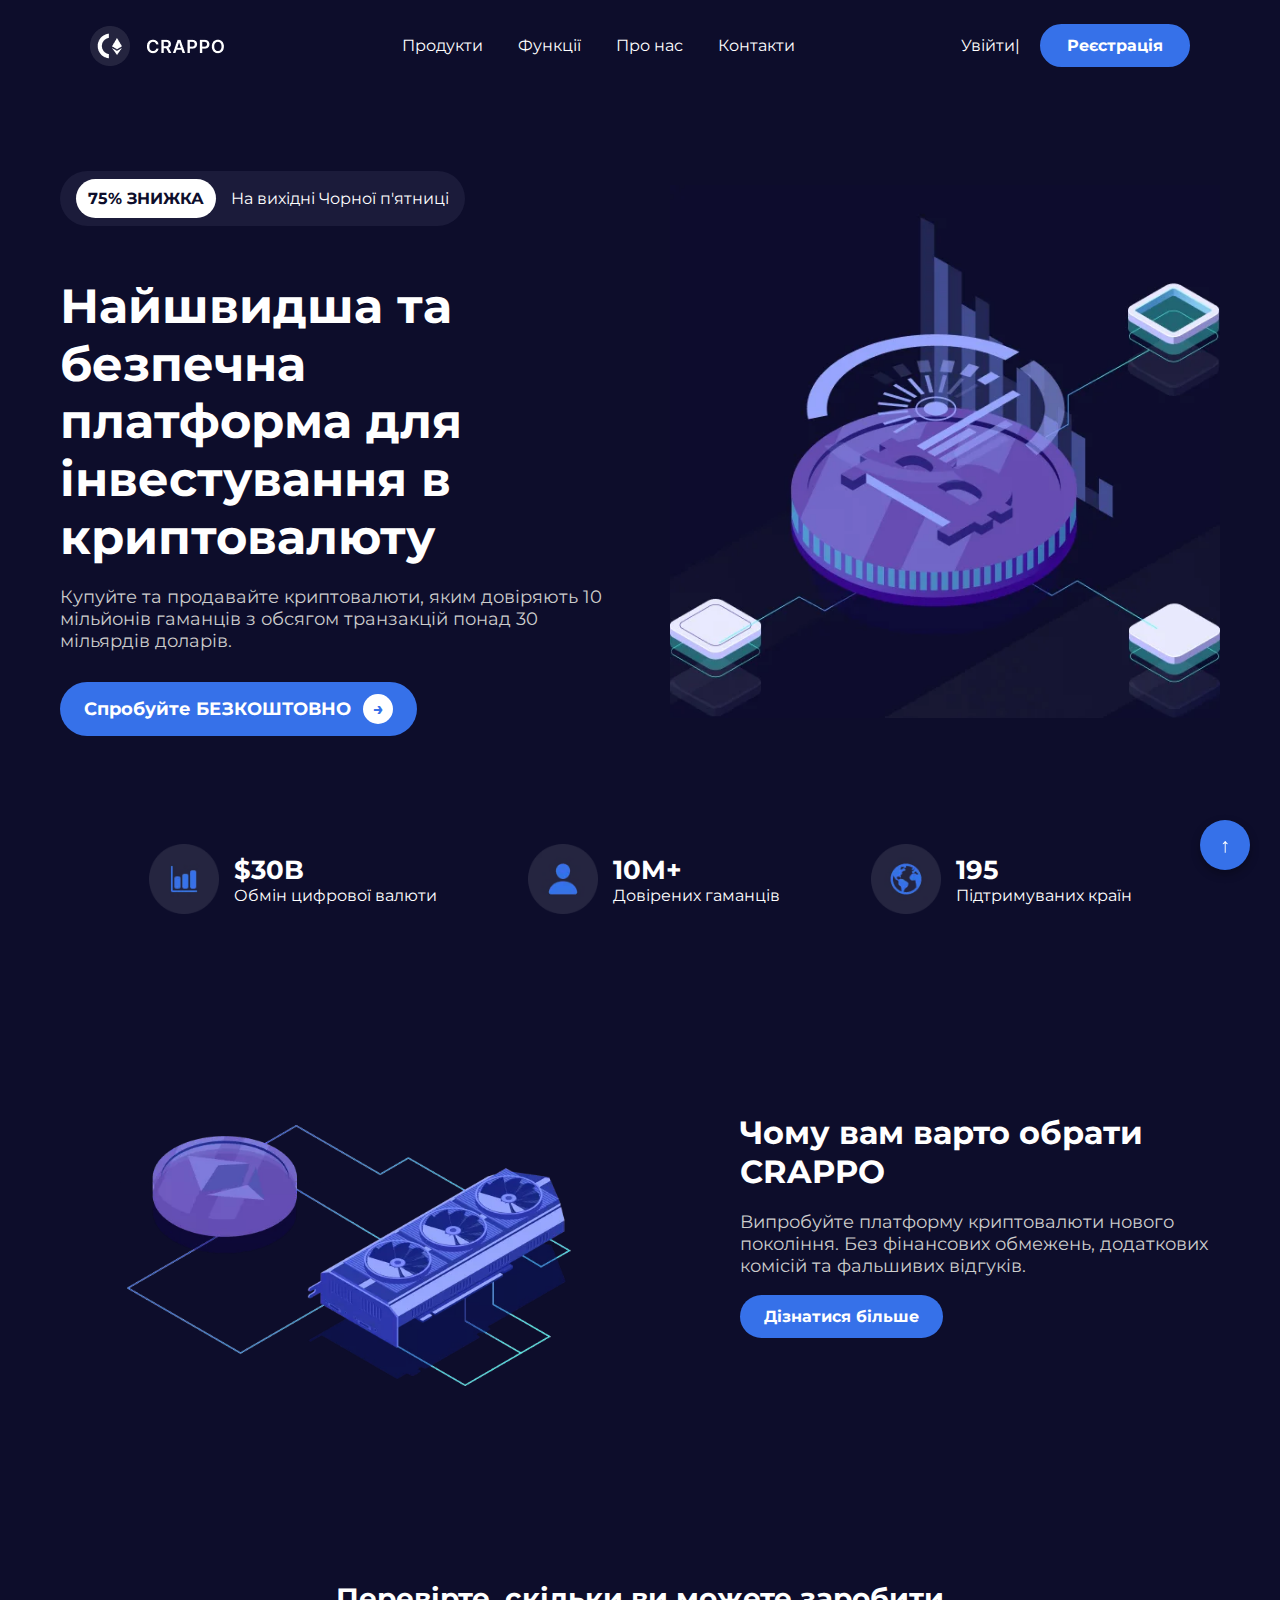
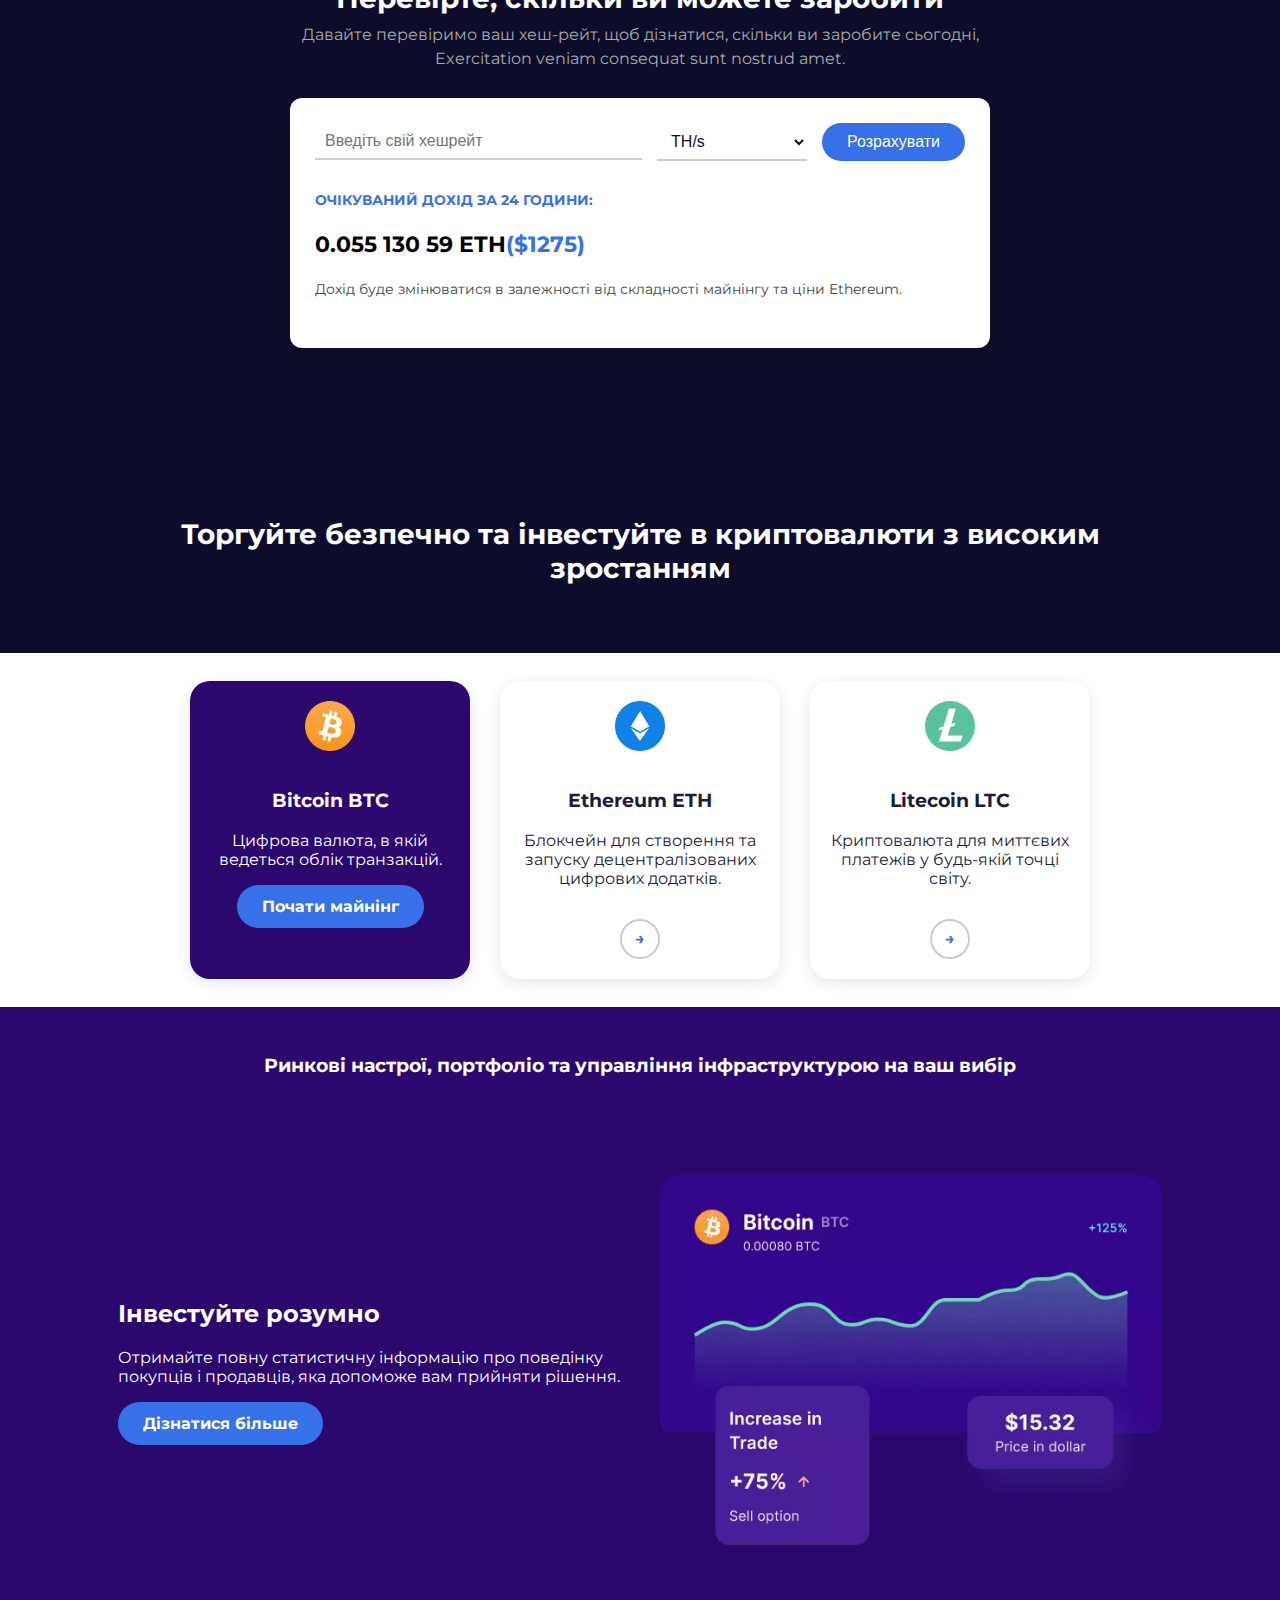
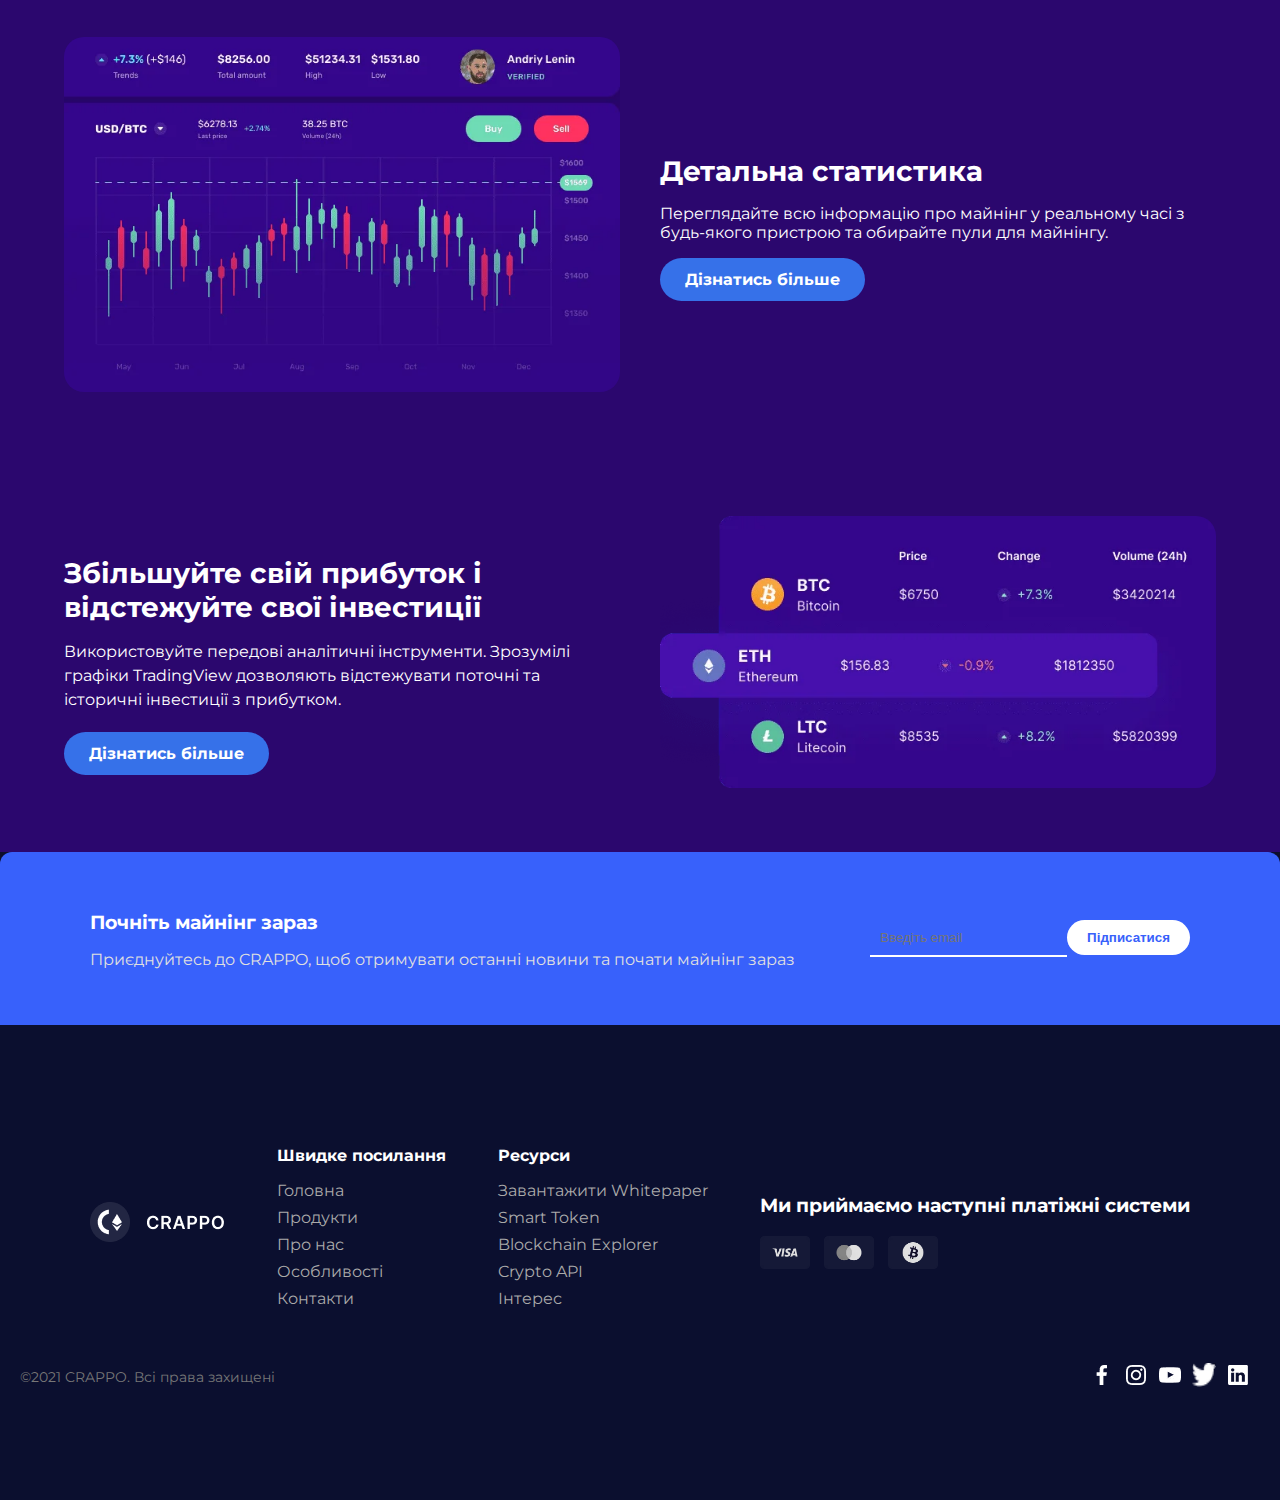
<file: index.html>
<!DOCTYPE html><html lang="uk"><head><meta charset="UTF-8"><meta http-equiv="X-UA-Compatible" content="IE=edge"><meta name="viewport" content="width=device-width,initial-scale=1"><title>CRAPPO — Платформа для інвестування в криптовалюту</title><meta name="description" content="CRAPPO — платформа для інвестування в криптовалюту. Надійно, швидко, без зайвих комісій."><link rel="icon" type="image/png" href="image/favicon.png"><link rel="stylesheet" href="style.css"><link href="https://fonts.googleapis.com/css2?family=Montserrat:wght@400;700&display=swap" rel="stylesheet"></head><body><header class="navbar"><img src="image/CRAPPO.webp" alt="Логотип CRAPPO" loading="lazy"><nav><ul class="menu"><li><a href="products.html">Продукти</a></li><li><a href="features.html">Функції</a></li><li><a href="about.html">Про нас</a></li><li><a href="contact.html">Контакти</a></li></ul></nav><div class="auth"><a href="#">Увійти</a><span aria-hidden="true">|</span><a href="#" class="register-btn openModal">Реєстрація</a></div></header><main><section class="hero" aria-labelledby="hero-title"><div class="hero-container"><div class="hero-text"><div class="discount" aria-labelledby="discount-label"><span class="save" id="discount-label">75% ЗНИЖКА</span>На вихідні Чорної п'ятниці</div><h1 id="hero-title">Найшвидша та безпечна платформа для інвестування в криптовалюту</h1><p>Купуйте та продавайте криптовалюти, яким довіряють 10 мільйонів гаманців з обсягом транзакцій понад 30 мільярдів доларів.</p><a href="#" class="try-btn openModal">Спробуйте БЕЗКОШТОВНО<span class="arrow-circle" aria-hidden="true">→</span></a></div><div class="hero-img"><img src="image/Illustration-add2f90d.webp" alt="Ілюстрація криптовалюти" loading="lazy"></div></div></section><section class="statistics" aria-labelledby="stats-title"><div class="container"><h2 id="stats-title" class="visually-hidden">Статистика платформи</h2><div class="stat-box"><img src="image/30b.webp" alt="Іконка обсягу транзакцій" loading="lazy"><div class="stat-text"><h3>$30B</h3><p>Обмін цифрової валюти</p></div></div><div class="stat-box"><img src="image/10m.webp" alt="Іконка гаманців" loading="lazy"><div class="stat-text"><h3>10M+</h3><p>Довірених гаманців</p></div></div><div class="stat-box"><img src="image/195.webp" alt="Іконка країн" loading="lazy"><div class="stat-text"><h3>195</h3><p>Підтримуваних країн</p></div></div></div></section><section class="why-choose"><div class="why-img"><img src="image/Illustrations.webp" alt="Ілюстрація CRAPPO" loading="lazy"></div><div class="why-text"><h2>Чому вам варто обрати CRAPPO</h2><p>Випробуйте платформу криптовалюти нового покоління. Без фінансових обмежень, додаткових комісій та фальшивих відгуків.</p><a href="#" class="learn-btn">Дізнатися більше</a></div></section><section class="calculator" aria-labelledby="calc-title"><div class="container"><h2 id="calc-title">Перевірте, скільки ви можете заробити</h2><p>Давайте перевіримо ваш хеш-рейт, щоб дізнатися, скільки ви заробите сьогодні,</p><p>Exercitation veniam consequat sunt nostrud amet.</p><div class="calc-block"><div class="calc-row"><input type="number" placeholder="Введіть свій хешрейт" aria-label="Введіть свій хешрейт"><select aria-label="Одиниці виміру хешрейту"><option>TH/s</option><option>H/s</option><option>KH/s</option><option>MH/s</option></select><button class="calc-btn" type="button">Розрахувати</button></div><div class="calc-result" aria-live="polite"><p class="small-text">ОЧІКУВАНИЙ ДОХІД ЗА 24 ГОДИНИ:</p><h3>0.055 130 59 ETH<span>($1275)</span></h3><p class="note">Дохід буде змінюватися в залежності від складності майнінгу та ціни Ethereum.</p></div></div></div></section><section class="trade-securely" aria-labelledby="trade-title"><div class="container"><h2 id="trade-title">Торгуйте безпечно та інвестуйте в криптовалюти з високим зростанням</h2></div></section><section class="crypto-blocks" aria-labelledby="crypto-title"><div class="container"><h2 id="crypto-title" class="visually-hidden">Криптовалюти</h2><article class="crypto-card bitcoin-card"><img src="image/Icon.webp" alt="Bitcoin логотип" class="crypto-logo" loading="lazy"><h3>Bitcoin BTC</h3><p>Цифрова валюта, в якій ведеться облік транзакцій.</p><a href="#" class="btn">Почати майнінг</a></article><article class="crypto-card"><img src="image/Ethereum.webp" alt="Ethereum логотип" class="crypto-logo" loading="lazy"><h3>Ethereum ETH</h3><p>Блокчейн для створення та запуску децентралізованих цифрових додатків.</p><a href="#" class="btn-circle" aria-label="Перейти до деталей Ethereum">→</a></article><article class="crypto-card"><img src="image/Litecoin1.webp" alt="Litecoin логотип" class="crypto-logo" loading="lazy"><h3>Litecoin LTC</h3><p>Криптовалюта для миттєвих платежів у будь-якій точці світу.</p><a href="#" class="btn-circle" aria-label="Перейти до деталей Litecoin">→</a></article></div></section><section class="invest-smart" aria-labelledby="invest-title"><div class="container"><div class="market-center"><h3 id="invest-title">Ринкові настрої, портфоліо та управління інфраструктурою на ваш вибір</h3></div><div class="invest-left"><h2>Інвестуйте розумно</h2><p>Отримайте повну статистичну інформацію про поведінку покупців і продавців, яка допоможе вам прийняти рішення.</p><a href="#" class="btn">Дізнатися більше</a></div><div class="invest-right"><img src="image/smart.webp" alt="Інвестування інтелектуально" loading="lazy"></div></div></section><section class="detailed-statistics" aria-labelledby="details-title"><div class="detailed-container"><div class="details-left"><img src="image/detail.webp" alt="Панель детальної статистики" loading="lazy"></div><div class="details-right"><h2 id="details-title">Детальна статистика</h2><p>Переглядайте всю інформацію про майнінг у реальному часі з будь-якого пристрою та обирайте пули для майнінгу.</p><a href="#" class="btn">Дізнатись більше</a></div></div></section><section class="grow-profit" aria-labelledby="grow-title"><div class="detailed-container"><div class="grow-left"><h2 id="grow-title">Збільшуйте свій прибуток і відстежуйте свої інвестиції</h2><p>Використовуйте передові аналітичні інструменти. Зрозумілі графіки TradingView дозволяють відстежувати поточні та історичні інвестиції з прибутком.</p><a href="#" class="btn">Дізнатись більше</a></div><div class="grow-right"><img src="image/grow.webp" alt="Зростання прибутку з часом" loading="lazy"></div></div></section></main><footer><div class="footer-top"><div class="footer-container"><div class="footer-text"><h3>Почніть майнінг зараз</h3><p>Приєднуйтесь до CRAPPO, щоб отримувати останні новини та почати майнінг зараз</p></div><div class="footer-subscribe"><form class="subscribe-form" action="#" method="post" novalidate><label class="visually-hidden" for="subscribe-email">Email</label><input id="subscribe-email" type="email" placeholder="Введіть email" required><button type="submit">Підписатися</button></form></div></div></div><div class="footer-bottom"><div class="footer-container"><div class="footer-logo"><img src="image/CRAPPO.webp" alt="Логотип CRAPPO" loading="lazy"></div><nav class="footer-links" aria-labelledby="quick-links-title"><h4 id="quick-links-title">Швидке посилання</h4><ul><li><a href="index.html">Головна</a></li><li><a href="products.html">Продукти</a></li><li><a href="about.html">Про нас</a></li><li><a href="features.html">Особливості</a></li><li><a href="contact.html">Контакти</a></li></ul></nav><div class="footer-links"><h4>Ресурси</h4><ul><li><a href="#">Завантажити Whitepaper</a></li><li><a href="#">Smart Token</a></li><li><a href="#">Blockchain Explorer</a></li><li><a href="#">Crypto API</a></li><li><a href="#">Інтерес</a></li></ul></div><div class="footer-payment"><h3>Ми приймаємо наступні платіжні системи</h3><div class="payment-icons"><img src="image/Visa.webp" alt="Visa" loading="lazy"> <img src="image/Mastercard.webp" alt="MasterCard" loading="lazy"> <img src="image/Bitcoin.webp" alt="Bitcoin" loading="lazy"></div></div></div><div class="footer-social"><p>©2021 CRAPPO. Всі права захищені</p><div class="social-icons"><a href="#" aria-label="Facebook"><img src="image/facebook.webp" alt="Facebook" class="social-icon" loading="lazy"></a><a href="#" aria-label="Instagram"><img src="image/instagram.webp" alt="Instagram" class="social-icon" loading="lazy"></a><a href="#" aria-label="YouTube"><img src="image/youtube.webp" alt="YouTube" class="social-icon" loading="lazy"></a><a href="#" aria-label="Twitter"><img src="image/twitter.webp" alt="Twitter" class="social-icon" loading="lazy"></a><a href="#" aria-label="LinkedIn"><img src="image/linkedin.webp" alt="LinkedIn" class="social-icon" loading="lazy"></a></div></div></div></footer><button id="scrollTopBtn" aria-label="Прокрутити вгору">↑</button><div id="modal" class="modal hidden" role="dialog" aria-modal="true" aria-labelledby="modal-title"><div class="modal-content"><button id="closeModal" class="close-modal" aria-label="Закрити модальне вікно">&times;</button><h2 id="modal-title">Зворотній зв’язок</h2><form id="registerForm" novalidate><label class="visually-hidden" for="reg-name">Ім’я</label><input id="reg-name" type="text" placeholder="Ваше ім’я" required><label class="visually-hidden" for="reg-email">Email</label><input id="reg-email" type="email" placeholder="Ваш email" required><label class="visually-hidden" for="reg-message">Повідомлення</label><textarea id="reg-message" placeholder="Ваше повідомлення"></textarea><button type="submit">Надіслати</button></form></div></div><script>// Отримуємо кнопку
    const scrollBtn = document.getElementById('scrollTopBtn');

    // 1. Додаємо функціонал прокрутки
    scrollBtn.addEventListener('click', () => {
        window.scrollTo({
            top: 0,
            behavior: 'smooth' // Плавна прокрутка
        });
    });

    // 2. Додаємо логіку відображення/приховування (необов'язково, але рекомендовано)
    // Якщо ви хочете, щоб кнопка з'являлася, коли користувач прокрутив сторінку.
    window.addEventListener('scroll', () => {
        if (window.scrollY > 300) { // Показуємо кнопку, якщо прокрутили більше ніж 300px
            scrollBtn.style.display = 'flex';
        } else {
            scrollBtn.style.display = 'none';
        }
    });</script></body></html>
</file>
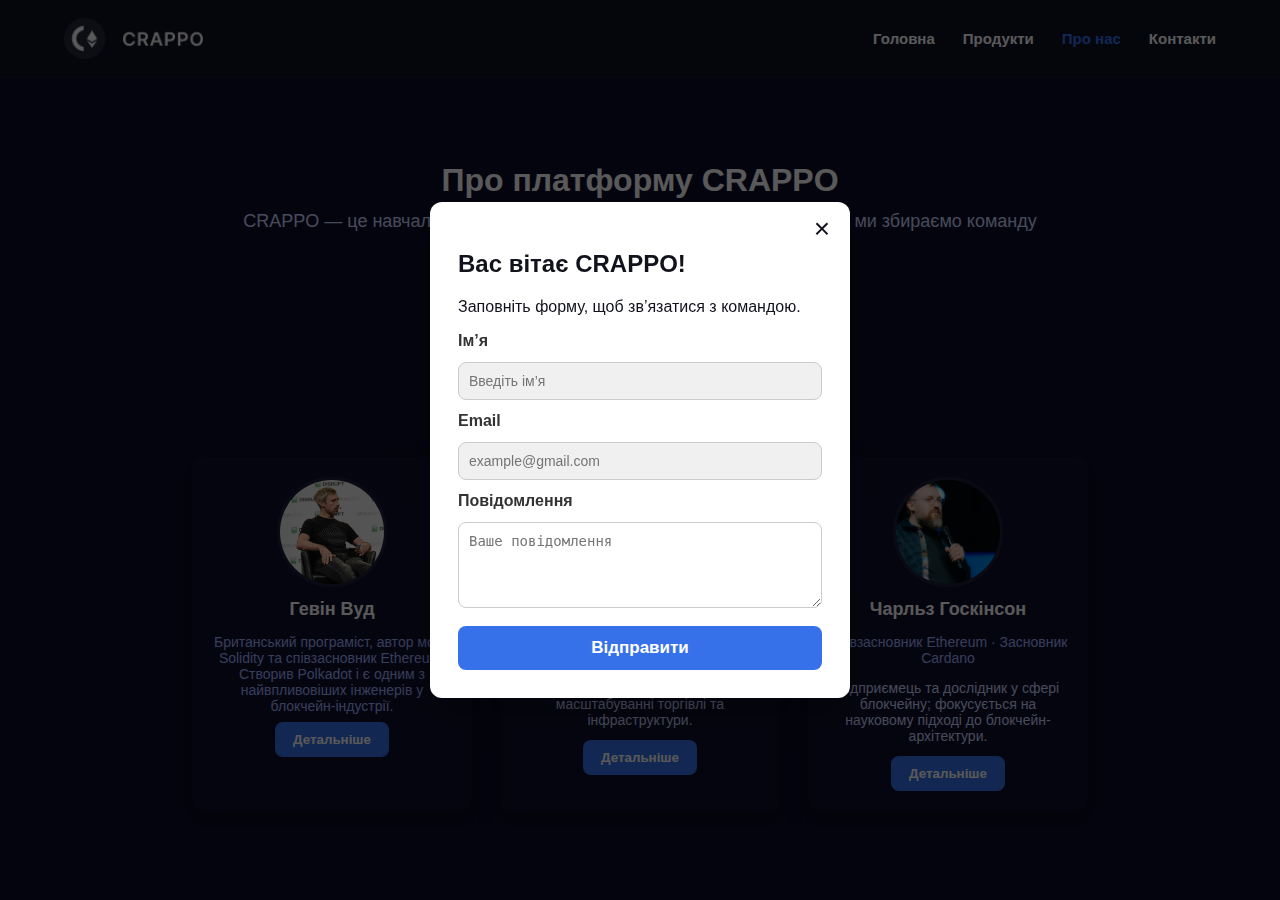
<file: about.html>
<!DOCTYPE html>
<html lang="uk">
<head>
  <meta charset="UTF-8">
  <meta name="viewport" content="width=device-width, initial-scale=1.0">
  <title>Про нас — CRAPPO</title>
  <link rel="stylesheet" href="style.css">
</head>
<body>

<header class="site-header">
  <div class="header-inner">
    <div class="logo">
      <img src="image/CRAPPO.webp" alt="CRAPPO Logo">
    </div>

    <nav class="main-nav" aria-label="Головне меню">
      <ul>
        <li><a href="index.html">Головна</a></li>
        <li><a href="products.html">Продукти</a></li>
        <li><a href="about.html" class="active">Про нас</a></li>
        <li><a href="contact.html">Контакти</a></li>
      </ul>
    </nav>
  </div>
</header>

<main>
  <section class="about-hero">
    <div class="container">
      <h1 class="page-title">Про платформу CRAPPO</h1>
      <p class="lead">CRAPPO — це навчальний/демо проєкт для презентації інтерфейсу. Тут ми збираємо команду розробників та демонструємо їхні профілі.</p>
      <button class="open-modal hero-btn" data-person="Команда CRAPPO">Зв'язатися з командою</button>
    </div>
  </section>

  <section class="team">
    <div class="container">
      <h2 class="section-heading">Наші розробники</h2>

      <div class="team-grid">
        <!-- Vitalik Buterin -->
        <article class="team-card">
          <img class="team-photo" src="image/Gavin-Wood.webp" alt="Гевін Вуд">
          <h3>Гевін Вуд</h3>
          <p class="role">Британський програміст, автор мови Solidity та співзасновник Ethereum. 
            Створив Polkadot і є одним з найвпливовіших інженерів у блокчейн-індустрії.</p>
          <button class="open-modal" data-person="Віталік Бутерін">Детальніше</button>
        </article>

        <!-- Changpeng Zhao -->
        <article class="team-card">
          <img class="team-photo" src="image/ЧанПенЧжао.webp" alt="Чан Пен Чжао">
          <h3>Чан Пен Чжао</h3>
          <p class="role">Засновник Binance</p>
          <p class="desc">Підприємець у сфері криптовалют та бірж — зосереджений на масштабуванні торгівлі та інфраструктури.</p>
          <button class="open-modal" data-person="Чан Пен Чжао">Детальніше</button>
        </article>

        <!-- Charles Hoskinson -->
        <article class="team-card">
          <img class="team-photo" src="image/Чарльз-Госкінсон.webp" alt="Чарльз Госкінсон">
          <h3>Чарльз Госкінсон</h3>
          <p class="role">Співзасновник Ethereum · Засновник Cardano</p>
          <p class="desc">Підприємець та дослідник у сфері блокчейну; фокусується на науковому підході до блокчейн-архітектури.</p>
          <button class="open-modal" data-person="Чарльз Госкінсон">Детальніше</button>
        </article>
      </div>
    </div>
  </section>
</main>

<!-- Modal (так само як на "Продукти") -->
<div id="modal-overlay" class="modal-overlay" aria-hidden="true">
  <div class="modal-window-new" role="dialog" aria-modal="true" aria-labelledby="modal-title">
    <button class="modal-close-new" aria-label="Закрити">&times;</button>
    <h2 id="modal-title">Зв'язатися</h2>
    <p id="modal-subtext">Заповніть форму, щоб отримати деталі</p>

    <form class="modal-form-new" id="contactForm">
      <div class="input-group">
        <label for="fname">Ім’я</label>
        <input id="fname" name="fname" type="text" placeholder="Введіть ім’я" required>
      </div>

      <div class="input-group">
        <label for="email">Email</label>
        <input id="email" name="email" type="email" placeholder="example@gmail.com" required>
      </div>

      <div class="input-group">
        <label for="message">Повідомлення</label>
        <textarea id="message" name="message" rows="4" placeholder="Ваше повідомлення"></textarea>
      </div>

      <button type="submit" class="modal-submit-new">Відправити</button>
    </form>
  </div>
</div>

<script>
/* Modal behavior (matches функціонал з Products) */
const modal = document.getElementById("modal-overlay");
const modalTitle = document.getElementById("modal-title");
const modalSub = document.getElementById("modal-subtext");
const closeBtn = document.querySelector(".modal-close-new");
const contactForm = document.getElementById("contactForm");

// Open modal for all .open-modal buttons (team cards and hero)
document.querySelectorAll(".open-modal").forEach(btn => {
  btn.addEventListener("click", () => {
    const person = btn.dataset.person || btn.dataset.modal || "Команда";
    modalTitle.textContent = "Зв'язатися з: " + person;
    modalSub.textContent = "Заповніть форму, щоб отримати додаткову інформацію.";
    modal.style.display = "flex";
    modal.setAttribute("aria-hidden", "false");
  });
});

// Auto-open when entering About page (optional; same behavior як в Products)
window.addEventListener("load", () => {
  modalTitle.textContent = "Вас вітає CRAPPO!";
  modalSub.textContent = "Заповніть форму, щоб зв’язатися з командою.";
  modal.style.display = "flex";
  modal.setAttribute("aria-hidden", "false");
});

// Close handlers
closeBtn.addEventListener("click", () => {
  modal.style.display = "none";
  modal.setAttribute("aria-hidden", "true");
});
modal.addEventListener("click", (e) => {
  if (e.target === modal) {
    modal.style.display = "none";
    modal.setAttribute("aria-hidden", "true");
  }
});

// Submit handler (demo)
contactForm.addEventListener("submit", (e) => {
  e.preventDefault();
  alert("Дякуємо! Ваше повідомлення надіслано.");
  modal.style.display = "none";
  modal.setAttribute("aria-hidden", "true");
  contactForm.reset();
});
</script>

</body>
</html>
</file>
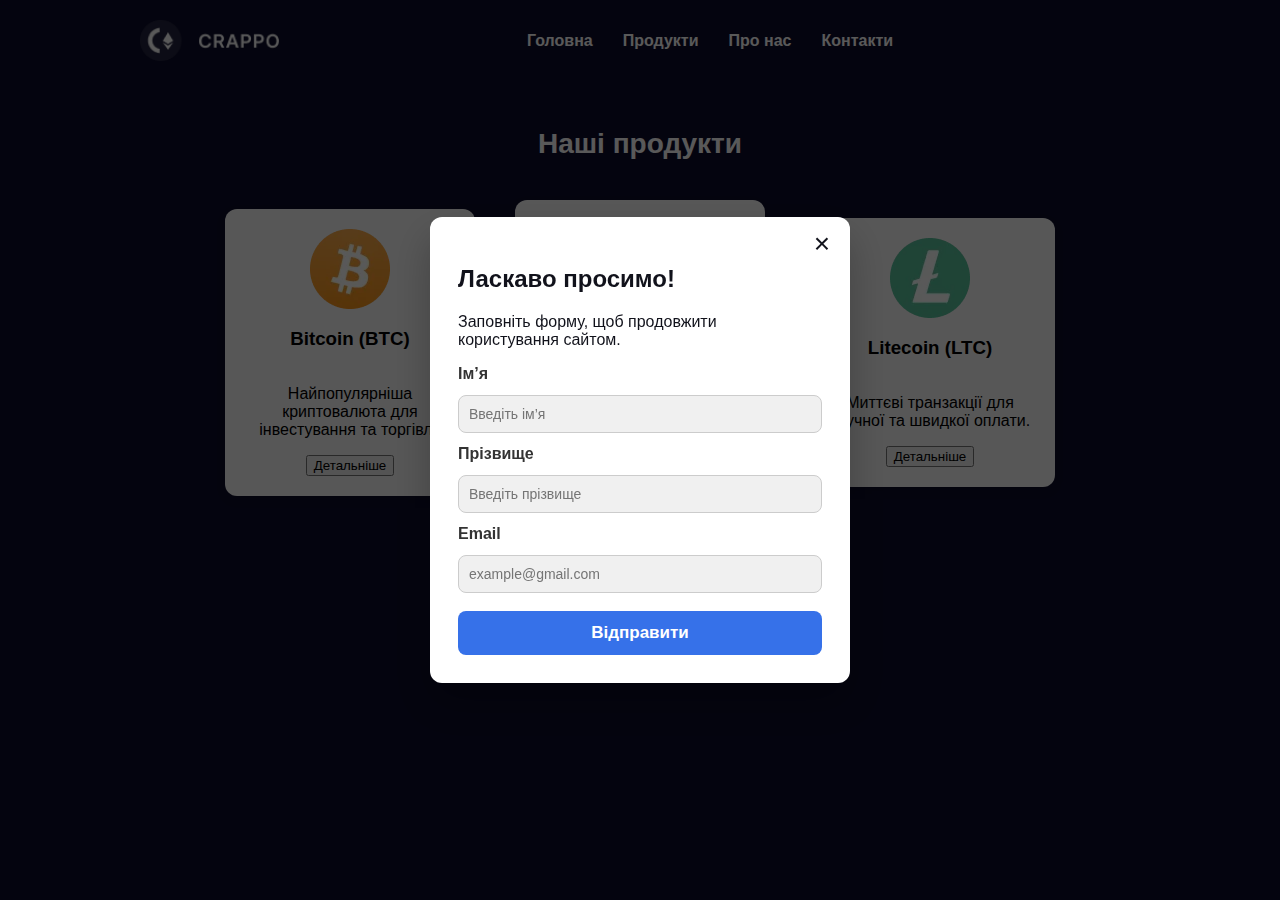
<file: products.html>
<!DOCTYPE html><html lang="uk"><head><meta charset="UTF-8"><meta name="viewport" content="width=device-width,initial-scale=1"><title>Продукти</title><link rel="stylesheet" href="style.css"></head><body><header><div class="container nav"><div class="logo"><img src="image/CRAPPO.webp" alt="Логотип"></div><ul class="nav__links"><li><a href="index.html">Головна</a></li><li><a href="products.html" class="active">Продукти</a></li><li><a href="about.html">Про нас</a></li><li><a href="contact.html">Контакти</a></li></ul></div></header><section class="products"><div class="container"><h1 class="section-title">Наші продукти</h1><div class="products-grid"><div class="product-card"><img src="image/Icon.webp" class="product-icon" alt="Bitcoin"><h3>Bitcoin (BTC)</h3><p>Найпопулярніша криптовалюта для інвестування та торгівлі.</p><button class="open-modal" data-product="Bitcoin (BTC)">Детальніше</button></div><div class="product-card"><img src="image/Ethereum.webp" class="product-icon" alt="Ethereum"><h3>Ethereum (ETH)</h3><p>Платформа для смарт-контрактів та децентралізованих додатків.</p><button class="open-modal" data-product="Ethereum (ETH)">Детальніше</button></div><div class="product-card"><img src="image/Litecoin1.webp" class="product-icon" alt="Litecoin"><h3>Litecoin (LTC)</h3><p>Миттєві транзакції для зручної та швидкої оплати.</p><button class="open-modal" data-product="Litecoin (LTC)">Детальніше</button></div></div></div></section><div id="modal-overlay" class="modal-overlay"><div class="modal-window-new"><button class="modal-close-new">&times;</button><h2 id="modal-title">Замовити продукт</h2><p id="modal-subtext">Заповніть форму, щоб продовжити</p><form class="modal-form-new"><div class="input-group"><label>Ім’я</label><input type="text" id="fname" placeholder="Введіть ім’я"></div><div class="input-group"><label>Прізвище</label><input type="text" id="lname" placeholder="Введіть прізвище"></div><div class="input-group"><label>Email</label><input type="email" id="email" placeholder="example@gmail.com"></div><button type="button" class="modal-submit-new">Відправити</button></form></div></div><script>const modal = document.getElementById("modal-overlay");
const modalTitle = document.getElementById("modal-title");
const modalSub = document.getElementById("modal-subtext");

document.querySelectorAll(".open-modal").forEach(btn => {
    btn.addEventListener("click", () => {
        const productName = btn.dataset.product;
        modalTitle.textContent = "Замовити " + productName;
        modalSub.textContent = "Заповніть форму, щоб отримати деталі.";
        modal.style.display = "flex";
    });
});

// Auto-open when entering Products
window.addEventListener("load", () => {
    modalTitle.textContent = "Ласкаво просимо!";
    modalSub.textContent = "Заповніть форму, щоб продовжити користування сайтом.";
    modal.style.display = "flex";
});

// Close logic
document.querySelector(".modal-close-new").onclick = () => modal.style.display = "none";
modal.onclick = (e) => { if (e.target === modal) modal.style.display = "none"; };

// Submit button
document.querySelector(".modal-submit-new").onclick = () => {
    alert("Ваші дані відправлені!");
    modal.style.display = "none";
};</script></body></html>
</file>
<file: style.css>
*, *::before, *::after {box-sizing: border-box;}html {scroll-behavior: smooth;}body {margin: 0;font-family: 'Montserrat', Arial, sans-serif;background: linear-gradient(135deg, #0D0D2B, #0D0D2B);color: #fff;}.visually-hidden {position: absolute !important;height: 1px;width: 1px;overflow: hidden;clip-path: inset(1px 1px 1px 1px);white-space: nowrap;clip-path: inset(50%);}.hidden {display: none !important;}a:focus, button:focus, input:focus, select:focus, textarea:focus {outline: 2px solid #3671E9;outline-offset: 2px;}.navbar {display: flex;justify-content: space-between;align-items: center;padding: 20px 90px;}.menu {display: flex;list-style: none;gap: 35px;margin-right: 10px;}.menu li a, .auth a {color: #fff;text-decoration: none;transition: color 0.3s;}.menu li a:hover {color: #9eb6ff;}.auth a {margin-left: 20px;}.register-btn {display: inline-block;padding: 10px 25px;border: 2px solid #3671E9;border-radius: 25px;background: #3671E9;color: #fff;text-decoration: none;font-weight: 700;cursor: pointer;transition: 0.3s;}.register-btn:hover {background: transparent;color: #3671E9;}.hero {background-color: #0D0D2B;padding: 80px 60px;color: #fff;}.hero-container {display: flex;justify-content: space-between;align-items: center;gap: 60px;flex-wrap: wrap;max-width: 1200px;margin: 0 auto;}.hero-text {flex: 1 1 500px;max-width: 550px;}.discount {display: inline-flex;align-items: center;background-color: #1B1B3A;border-radius: 30px;padding: 8px 16px;font-size: 16px;margin-bottom: 20px;gap: 15px;}.discount .save {background: #fff;color: #0D0D2B;font-weight: 700;padding: 10px 12px;border-radius: 20px;}.hero-text h1 {font-size: 48px;font-weight: 700;line-height: 1.2;margin-bottom: 20px;}.hero-text p {font-size: 18px;color: #ccc;margin-bottom: 30px;}.try-btn {display: inline-flex;align-items: center;justify-content: center;padding: 12px 24px;background: #3671E9;color: #fff;border-radius: 50px;font-weight: 700;font-size: 18px;text-decoration: none;gap: 12px;transition: background 0.3s, color 0.3s;}.try-btn:hover {background: #fff;color: #3671E9;}.arrow-circle {background: #fff;color: #3671E9;border-radius: 50%;width: 30px;height: 30px;display: inline-flex;justify-content: center;align-items: center;font-weight: bold;}.hero-img {flex: 1 1 500px;text-align: center;}.hero-img img {max-width: 100%;width: 600px;height: auto;}.why-choose {background-color: #0D0D2B;color: #fff;padding: 80px 40px;display: flex;flex-wrap: wrap;gap: 60px;justify-content: space-between;align-items: center;}.why-img {flex: 1 1 500px;text-align: center;}.why-img img {width: 100%;max-width: 500px;height: auto;}.why-text {flex: 1 1 500px;max-width: 500px;}.why-text h2 {font-size: 32px;font-weight: 700;margin-bottom: 20px;}.why-text p {font-size: 18px;color: #ccc;margin-bottom: 30px;}.learn-btn {background: #3671E9;color: #fff;padding: 12px 24px;border-radius: 50px;font-weight: 700;text-decoration: none;transition: background 0.3s, color 0.3s;}.learn-btn:hover {background: #fff;color: #3671E9;}.container {width: 90%;max-width: 1200px;margin: 0 auto;padding: 60px 0;}.statistics {background-color: #0D0D2B;color: #fff;}.statistics .container {display: flex;justify-content: space-around;align-items: center;flex-wrap: wrap;gap: 30px;}.stat-box {display: flex;align-items: center;gap: 15px;}.stat-box img {width: 70px;height: 70px;}.stat-text {display: flex;flex-direction: column;justify-content: center;}.stat-text h3 {font-size: 26px;margin: 0;}.stat-text p {margin: 0;font-size: 16px;}.calculator {text-align: center;padding: 60px 20px;background: #0d0d2b;color: white;}.calculator h2 {font-size: 28px;margin-bottom: 10px;}.calculator p {margin: 5px 0;color: #aaa;}.calc-block {background: #fff;padding: 25px;border-radius: 12px;margin: 30px auto;max-width: 700px;min-height: 250px;box-shadow: 0 8px 20px rgba(0, 0, 0, 0.15);text-align: left;color: #0D0D2B;}.calc-row {display: flex;align-items: center;gap: 15px;margin-bottom: 25px;flex-wrap: wrap;}.calc-row input, .calc-row select {border: none;border-bottom: 2px solid #ccc;padding: 8px 10px;font-size: 16px;flex: 1;outline: none;color: #0D0D2B;background: transparent;}.calc-row select {flex: 0 0 150px;}.calc-row input:focus, .calc-row select:focus {border-bottom-color: #3671e9;}.calc-btn {background: #3671e9;color: #fff;border: none;border-radius: 25px;padding: 10px 25px;font-size: 16px;cursor: pointer;transition: background 0.3s;}.calc-btn:hover {background: #2656c7;}.calc-result {margin-top: 30px;}.calc-result .small-text {color: #3671E9;font-size: 14px;font-weight: bold;margin-bottom: 5px;}.calc-result h3 {font-size: 22px;font-weight: bold;color: #000;}.calc-result h3 span {color: #3671e9;}.calc-result .note {font-size: 14px;color: #444;}.trade-securely {background-color: #0D0D2B;color: #fff;}.trade-securely h2 {text-align: center;font-size: 28px;margin-bottom: 40px;}.crypto-blocks {background-color: #fff;color: #1B1B3A;}.crypto-blocks .container {display: flex;gap: 30px;flex-wrap: wrap;justify-content: center;}.crypto-card {background: #fff;padding: 20px;border-radius: 20px;width: 280px;text-align: center;box-shadow: 0 4px 15px rgba(0,0,0,0.1);}.bitcoin-card {background: #2B076E;color: #fff;}.crypto-logo {width: 50px;height: 50px;margin-bottom: 15px;}.btn {display: inline-block;padding: 12px 25px;background: #3671E9;color: #fff;border-radius: 25px;text-decoration: none;font-weight: 700;transition: background 0.3s;}.btn:hover {background: #2656c7;}.btn-circle {display: inline-flex;justify-content: center;align-items: center;width: 40px;height: 40px;border-radius: 50%;border: 2px solid #ccc;color: #3671E9;text-decoration: none;font-weight: bold;margin-top: 15px;}.invest-smart {background-color: #2B076E;color: #fff;}.invest-smart .container {display: flex;flex-wrap: wrap;justify-content: space-between;align-items: center;gap: 40px;}.market-center {width: 100%;text-align: center;margin-bottom: 40px;}.invest-left {flex: 1 1 400px;text-align: left;}.invest-left h2, .invest-left p {color: #fff;}.invest-right {flex: 1 1 400px;}.invest-right img {max-width: 100%;border-radius: 20px;}.detailed-statistics {background-color: #2B076E;color: #fff;padding: 60px 0;}.detailed-container {display: flex;justify-content: space-between;align-items: center;gap: 40px;flex-wrap: wrap;width: 90%;max-width: 1200px;margin: 0 auto;}.details-left {flex: 1 1 400px;}.details-left img {max-width: 100%;border-radius: 20px;}.details-right {flex: 1 1 400px;text-align: left;}.details-right h2, .details-right p {color: #fff;}.details-right h2 {font-size: 28px;margin-bottom: 15px;}.details-right p {font-size: 16px;}.grow-profit {background-color: #2B076E;color: #fff;padding: 60px 0;}.grow-profit .detailed-container {display: flex;justify-content: space-between;align-items: center;gap: 40px;flex-wrap: wrap;}.grow-left {flex: 1 1 400px;text-align: left;}.grow-left h2, .grow-left p {color: #fff;}.grow-left h2 {font-size: 28px;margin-bottom: 15px;}.grow-left p {font-size: 16px;margin-bottom: 20px;line-height: 1.5;}.grow-right {flex: 1 1 400px;}.grow-right img {max-width: 100%;border-radius: 20px;}.footer-top {background: #3861fb;padding: 40px 20px;border-radius: 12px 12px 0 0;}.footer-container {display: flex;justify-content: space-between;align-items: center;max-width: 1100px;margin: auto;flex-wrap: wrap;gap: 30px;}.footer-text h3 {color: #fff;margin-bottom: 10px;}.footer-text p {color: #e0e0e0;}.footer-subscribe {display: flex;gap: 10px;flex-wrap: wrap;}.footer-subscribe input {padding: 10px;border: none;border-bottom: 2px solid #fff;background: transparent;color: white;}.footer-subscribe button {background: white;color: #3861fb;border: none;padding: 10px 20px;border-radius: 25px;cursor: pointer;font-weight: bold;}.footer-bottom {background: #0b0f2f;padding: 100px 20px;}.footer-links h4, .footer-payment h4 {color: white;margin-bottom: 15px;}.footer-links ul {list-style: none;padding: 0;}.footer-links li {margin-bottom: 8px;}.footer-links a {color: #aaa;text-decoration: none;transition: color 0.3s;}.footer-links a:hover {color: #fff;}.payment-icons img {width: 50px;margin-right: 10px;}.footer-social {margin-top: 30px;display: flex;justify-content: space-between;align-items: center;color: #777;font-size: 14px;flex-wrap: wrap;gap: 20px;}.social-icons img {width: 24px;height: 24px;margin-right: 10px;}#scrollTopBtn {position: fixed;bottom: 30px;right: 30px;background: #3671E9;color: #fff;border: none;border-radius: 50%;width: 50px;height: 50px;font-size: 20px;cursor: pointer;display: flex;justify-content: center;align-items: center;box-shadow: 0 4px 10px rgba(0,0,0,0.3);transition: background 0.3s, transform 0.2s;}#scrollTopBtn:hover {background: #2656c7;transform: translateY(-2px);}.modal {display: flex;position: fixed;z-index: 1000;left: 0;top: 0;width: 100%;height: 100%;overflow: auto;background-color: rgba(0,0,0,0.6);align-items: center;justify-content: center;padding: 20px;}.modal-content {background-color: #fff;color: #0D0D2B;padding: 20px;border-radius: 12px;width: 90%;max-width: 420px;position: relative;font-family: 'Montserrat', sans-serif;box-shadow: 0 12px 28px rgba(0,0,0,0.25);}.close-modal {position: absolute;top: 10px;right: 15px;font-size: 24px;font-weight: bold;cursor: pointer;background: transparent;border: none;color: #0D0D2B;}.modal-content h2 {margin: 0 0 15px;}.modal-content input, .modal-content textarea {width: 100%;padding: 10px;margin: 8px 0;border-radius: 8px;border: 1px solid #ccc;font-family: inherit;color: #0D0D2B;background: #fff;}.modal-content textarea {min-height: 120px;resize: vertical;}.modal-content button[type="submit"] {width: 100%;padding: 12px;background-color: #2a9df4;border: none;color: #fff;font-weight: bold;border-radius: 8px;cursor: pointer;margin-top: 10px;transition: background 0.3s;}.modal-content button[type="submit"]:hover {background-color: #1f7acb;}p, li {overflow-wrap: break-word;word-wrap: break-word;}@media (max-width: 992px) {.navbar {padding: 20px 40px;}.hero {padding: 60px 30px;}}@media (max-width: 768px) {.navbar {flex-direction: column;align-items: flex-start;padding: 20px;gap: 12px;}.menu {flex-direction: column;gap: 10px;margin-top: 15px;}.auth {margin-top: 10px;}.hero {flex-direction: column;text-align: center;gap: 40px;}.hero-text {max-width: 100%;}.hero-img img {width: 90%;}.statistics .container, .invest-smart .container, .detailed-statistics .detailed-container, .grow-profit .detailed-container {flex-direction: column;text-align: center;}.invest-left, .details-right, .grow-left {text-align: center;}.crypto-card {width: 90%;max-width: 360px;}.footer-bottom {padding: 60px 20px;}#scrollTopBtn {bottom: 20px;right: 20px;}}@media (max-width: 480px) {.hero-text h1 {font-size: 32px;}.hero-text p {font-size: 16px;}.try-btn {font-size: 16px;padding: 10px 16px;}.discount {font-size: 14px;}}.modal-overlay {position: fixed;top: 0;left: 0;width: 100%;height: 100%;background: rgba(0,0,0,0.75);display: none;justify-content: center;align-items: center;z-index: 2000;}.modal-window-new {width: 420px;background: white;border-radius: 16px;padding: 35px;position: relative;color: #11121b;box-shadow: 0 20px 40px rgba(0,0,0,0.4);animation: fadeInScale 0.25s ease;}@keyframes fadeInScale {from {transform: scale(0.85);opacity: 0;}to {transform: scale(1);opacity: 1;}}.modal-close-new {position: absolute;top: 14px;right: 16px;background: none;border: none;font-size: 32px;color: #11121b;cursor: pointer;transition: 0.2s;}.modal-close-new:hover {transform: scale(1.2);color: #ff4d4d;}.modal-form-new {display: flex;flex-direction: column;gap: 18px;margin-top: 20px;}.input-group {display: flex;flex-direction: column;gap: 6px;}.input-group input {background: #f0f0f0;border: 1px solid #ccc;padding: 12px;border-radius: 8px;color: #11121b;font-size: 15px;}.input-group input:focus {border-color: #3671e9;outline: none;background: #fff;}.modal-submit-new {width: 100%;padding: 12px;background: #3671e9;border: none;border-radius: 8px;color: white;font-size: 17px;cursor: pointer;transition: 0.2s;margin-top: 10px;}.modal-submit-new:hover {background: #2558c7;}.products-grid {display: flex;justify-content: center;align-items: center;gap: 40px;flex-wrap: wrap;}.product-card {display: flex;flex-direction: column;align-items: center;background: #f8f8f8;padding: 20px;border-radius: 12px;width: 250px;box-shadow: 0 4px 10px rgba(0,0,0,0.1);text-align: center;color: #000;}.section-title {margin-bottom: 40px;font-size: 28px;text-align: center;}header .container.nav {display: flex;align-items: center;justify-content: space-between;padding: 20px 50px;}.logo img {width: 150px;height: auto;}.nav__links {list-style: none;display: flex;gap: 30px;margin: 0;padding: 0;justify-content: center;flex: 1;}.nav__links li a {text-decoration: none;color: white;font-weight: bold;font-size: 16px;}.site-header {background: #0F1024;border-bottom: 1px solid rgba(255,255,255,0.03);}.header-inner {max-width: 1200px;margin: 0 auto;padding: 18px 24px;display: flex;align-items: center;gap: 24px;justify-content: space-between;}.logo img {width: 140px;height: auto;display:block;}.main-nav ul {list-style: none;margin: 0;padding: 0;display: flex;gap: 28px;align-items: center;justify-content: center;}.main-nav a {color: #fff;text-decoration: none;font-weight: 600;font-size: 15px;}.main-nav a.active {color: #3671e9;}.container {max-width: 1100px;margin: 0 auto;padding: 28px;}.about-hero {padding: 48px 0 20px;text-align: center;}.page-title {font-size: 32px;margin: 8px 0 12px;}.lead {max-width: 820px;margin: 0 auto 18px;color: #cbd5ff;font-size: 18px;}.hero-btn {background: #3671e9;color: #fff;border: none;padding: 12px 22px;border-radius: 8px;cursor: pointer;font-weight: 600;}.hero-btn:hover {background: #2558c7;}.section-heading {text-align: center;font-size: 26px;margin-top: 12px;color: #fff;}.team-grid {display: flex;gap: 28px;justify-content: center;align-items: stretch;flex-wrap: wrap;margin: 28px 0 60px;}.team-card {width: 280px;background: linear-gradient(180deg, rgba(255,255,255,0.02), rgba(255,255,255,0.01));padding: 20px;border-radius: 12px;text-align: center;box-shadow: 0 8px 22px rgba(0,0,0,0.4);}.team-photo {width: 110px;height: 110px;object-fit: cover;border-radius: 50%;display:block;margin: 0 auto 12px;border: 3px solid rgba(255,255,255,0.06);}.team-card h3 {margin: 8px 0 6px;font-size: 18px;color: #fff;}.role {color: #9fb0ff;margin-bottom: 8px;font-size: 14px;}.desc {color: #cbd5ff;font-size: 14px;margin-bottom: 12px;}.team-card button {background: #3671e9;border: none;color: #fff;padding: 10px 18px;border-radius: 8px;cursor: pointer;font-weight: 600;}.team-card button:hover {background: #2558c7;}.modal-overlay {position: fixed;top:0;left:0;width:100%;height:100%;background: rgba(0,0,0,0.65);display: none;justify-content: center;align-items: center;z-index: 2000;}.modal-window-new {width: 420px;background: #fff;border-radius: 12px;padding: 28px;position: relative;color: #11121b;box-shadow: 0 20px 40px rgba(0,0,0,0.25);animation: fadeInScale 0.25s ease;}@keyframes fadeInScale {from {transform: scale(0.95);opacity: 0 }to {transform: scale(1);opacity: 1 }}.modal-close-new {position: absolute;top: 10px;right: 14px;background: none;border: none;font-size: 28px;color: #11121b;cursor: pointer;}.modal-form-new {display:flex;flex-direction:column;gap:12px;margin-top: 6px;}.input-group label {display:block;font-weight:600;margin-bottom:6px;color:#333;}.input-group input, .input-group textarea {padding:10px;border-radius:8px;border:1px solid #ccc;font-size:14px;width:100%;}.modal-submit-new {margin-top:6px;padding:12px;background:#3671e9;color:#fff;border:none;border-radius:8px;cursor:pointer;font-weight:700;}.modal-submit-new:hover {background:#2558c7;}@media (max-width: 880px) {.header-inner {padding: 14px;}.team-grid {gap: 16px;}.team-card {width: 100%;max-width: 420px;}}
</file>
